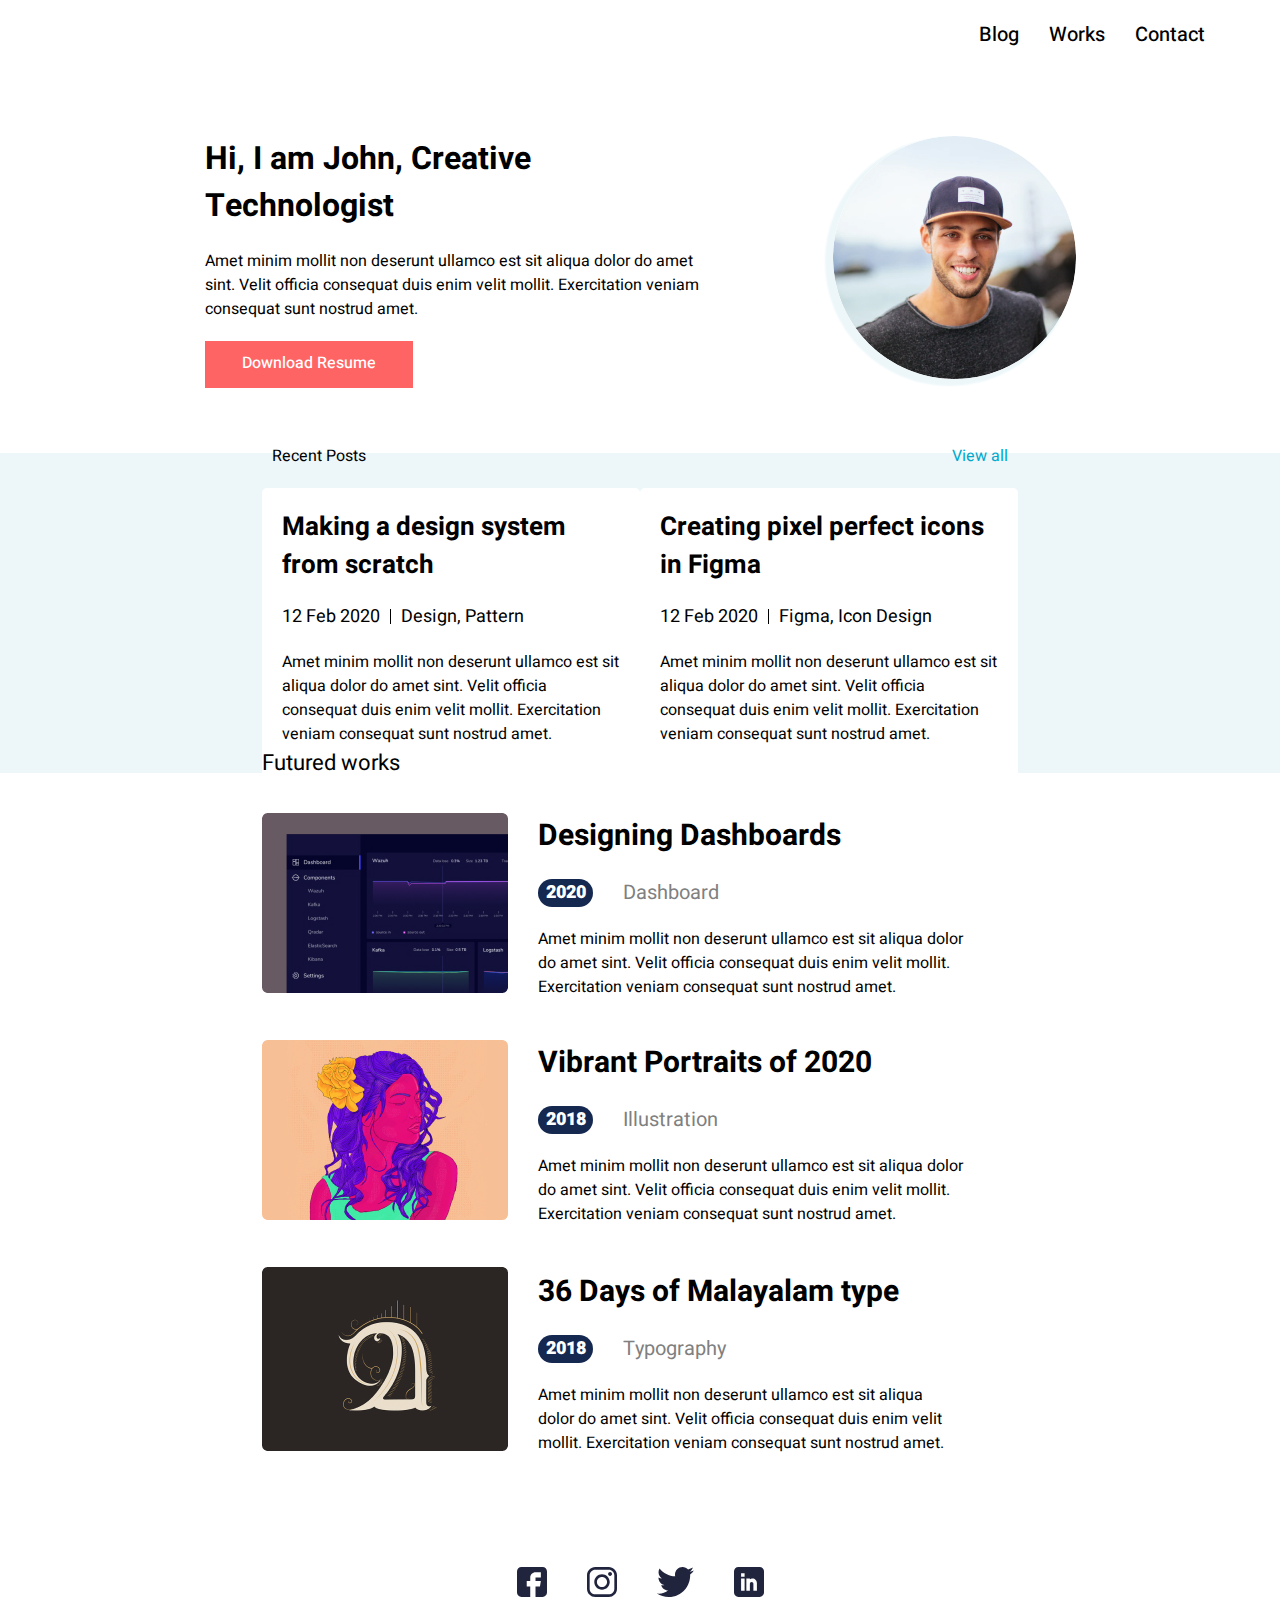
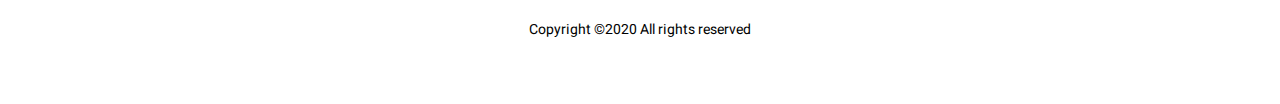
<file: index.html>
<!DOCTYPE html>
<html lang="en">
  <head>
    <meta charset="UTF-8" />
    <meta name="viewport" content="width=device-width, initial-scale=1.0" />
    <title>Home</title>
    <link rel="favicon-x-icon" href="" />
    <link
      rel="stylesheet"
      href="http://code.ionicframework.com/ionicons/1.5.2/css/ionicons.min.css"
    />
    <link rel="stylesheet" href="./style/home.style.css" />
    <link rel="stylesheet" href="./style/home.queries.css" />
  </head>
  <body>
    <div class="container">
      <!--<nav>
        <ul class="pages">
          <li>Works</li>
          <li>Blog</li>
          <li>Contact</li>
        </ul>
        <div class="menu">
          <img src="./assest/icons/menu.svg" alt="menu" />
        </div>
      </nav>-->
      <nav>
        <ul class="pages">
          <li class="active"><a href="./Blog.html">Blog</a></li>
          <li><a href="./Work.html">Works</a></li>
          <li><a href="./index.html">Contact</a></li>
        </ul>
        <input
          type="checkbox"
          name="sidebar"
          class="checkbox"
          id="click"
          hidden
        />
        <div class="menu">
          <label for="click">
            <img src="./assest/icons/menu.svg" alt="menu" />
          </label>
        </div>

        <div class="sidebar">
          <label for="click">
            <div class="ion-close-round"></div>
          </label>

          <img src="./assest/images/profile.jpg" alt="profile" />
          <h3 class="name">John</h3>
          <div class="horizantal-spliter hr-1"></div>
          <ul class="_pages">
            <li class="active"><a href="./Blog.html">Blog</a></li>
            <li><a href="./Work.html">Works</a></li>
            <li><a href="./index.html">Contact</a></li>
          </ul>
          <div class="horizantal-spliter hr-1"></div>
        </div>
      </nav>
      <header class="info">
        <div class="about">
          <div class="about-header">
            <h1>Hi, I am John, Creative Technologist</h1>
          </div>
          <div class="about-text">
            Amet minim mollit non deserunt ullamco est sit aliqua dolor do amet
            sint. Velit officia consequat duis enim velit mollit. Exercitation
            veniam consequat sunt nostrud amet.
          </div>
          <div class="download-resume">
            <div class="download-button">Download Resume</div>
          </div>
        </div>
        <div class="profile-image-container">
          <img src="./assest/images/profile.jpg" alt="profile-pic" />
        </div>
      </header>
      <section class="recent-posts">
        <div class="recent-posts-h">
          <div class="recent-posts-L">Recent Posts</div>
          <div class="recent-posts-R">View all</div>
        </div>
        <div class="posts">
          <div class="first-post">
            <div class="f-header">
              <h3>Making a design system from scratch</h3>
            </div>
            <div class="f-date-tool">
              <div class="date">12 Feb 2020</div>
              <div class="vertical-bar"></div>
              <div class="tool">Design, Pattern</div>
            </div>
            <div class="f-text">
              Amet minim mollit non deserunt ullamco est sit aliqua dolor do
              amet sint. Velit officia consequat duis enim velit mollit.
              Exercitation veniam consequat sunt nostrud amet.
            </div>
          </div>
          <div class="second-post">
            <div class="s-header">
              <h3>Creating pixel perfect icons in Figma</h3>
            </div>
            <div class="s-date-tool">
              <div class="date">12 Feb 2020</div>
              <div class="vertical-bar"></div>
              <div class="tool">Figma, Icon Design</div>
            </div>
            <div class="s-text">
              Amet minim mollit non deserunt ullamco est sit aliqua dolor do
              amet sint. Velit officia consequat duis enim velit mollit.
              Exercitation veniam consequat sunt nostrud amet.
            </div>
          </div>
        </div>
      </section>
      <section class="futured-works">
        <div class="future-h">
          <h2>Futured works</h2>
        </div>
        <div class="w-1">
          <div class="w1-img">
            <img src="./assest/images/w1-image.jpg" alt="w1-image" />
          </div>
          <div class="w-descriptions">
            <div class="w-title">Designing Dashboards</div>
            <div class="w-year-group">
              <div class="w-year">2020</div>
              <div class="w-group">Dashboard</div>
            </div>
            <div class="w-text w1-t">
              <p>
                Amet minim mollit non deserunt ullamco est sit aliqua dolor do
                amet sint. Velit officia consequat duis enim velit mollit.
                Exercitation veniam consequat sunt nostrud amet.
              </p>
            </div>
          </div>
        </div>
        <div class="horizantal-spliter hr-1"></div>
        <div class="w-2">
          <div class="w2-img">
            <img src="./assest/images/w2-image.jpg" alt="w2-image" />
          </div>
          <div class="w-descriptions">
            <div class="w-title">Vibrant Portraits of 2020</div>
            <div class="w-year-group">
              <div class="w-year">2018</div>
              <div class="w-group">Illustration</div>
            </div>
            <div class="w-text w2-t">
              <p>
                Amet minim mollit non deserunt ullamco est sit aliqua dolor do
                amet sint. Velit officia consequat duis enim velit mollit.
                Exercitation veniam consequat sunt nostrud amet.
              </p>
            </div>
          </div>
        </div>
        <div class="horizantal-spliter hr-2"></div>
        <div class="w-3">
          <div class="w3-img">
            <img src="./assest/images/w3-image.jpg" alt="w3-image" />
          </div>
          <div class="w-descriptions">
            <div class="w-title">36 Days of Malayalam type</div>
            <div class="w-year-group">
              <div class="w-year">2018</div>
              <div class="w-group">Typography</div>
            </div>
            <div class="w-text w3-t">
              <p>
                Amet minim mollit non deserunt ullamco est sit aliqua dolor do
                amet sint. Velit officia consequat duis enim velit mollit.
                Exercitation veniam consequat sunt nostrud amet.
              </p>
            </div>
          </div>
        </div>
        <div class="horizantal-spliter"></div>
      </section>
      <footer class="footer">
        <div class="social-media">
          <div class="facebook">
            <img src="./assest/icons/fb.svg" alt="facebook" />
          </div>
          <div class="instagram">
            <img src="./assest/icons/insta.svg" alt="instagram" />
          </div>
          <div class="twitter">
            <img src="./assest/icons/twitter.svg" alt="twitter" />
          </div>
          <div class="linkedIn">
            <img src="./assest/icons/Linkedin.svg" alt="linkedIn" />
          </div>
        </div>
        <div class="copy-right">Copyright &copy;2020 All rights reserved</div>
      </footer>
    </div>
  </body>
</html>
</file>
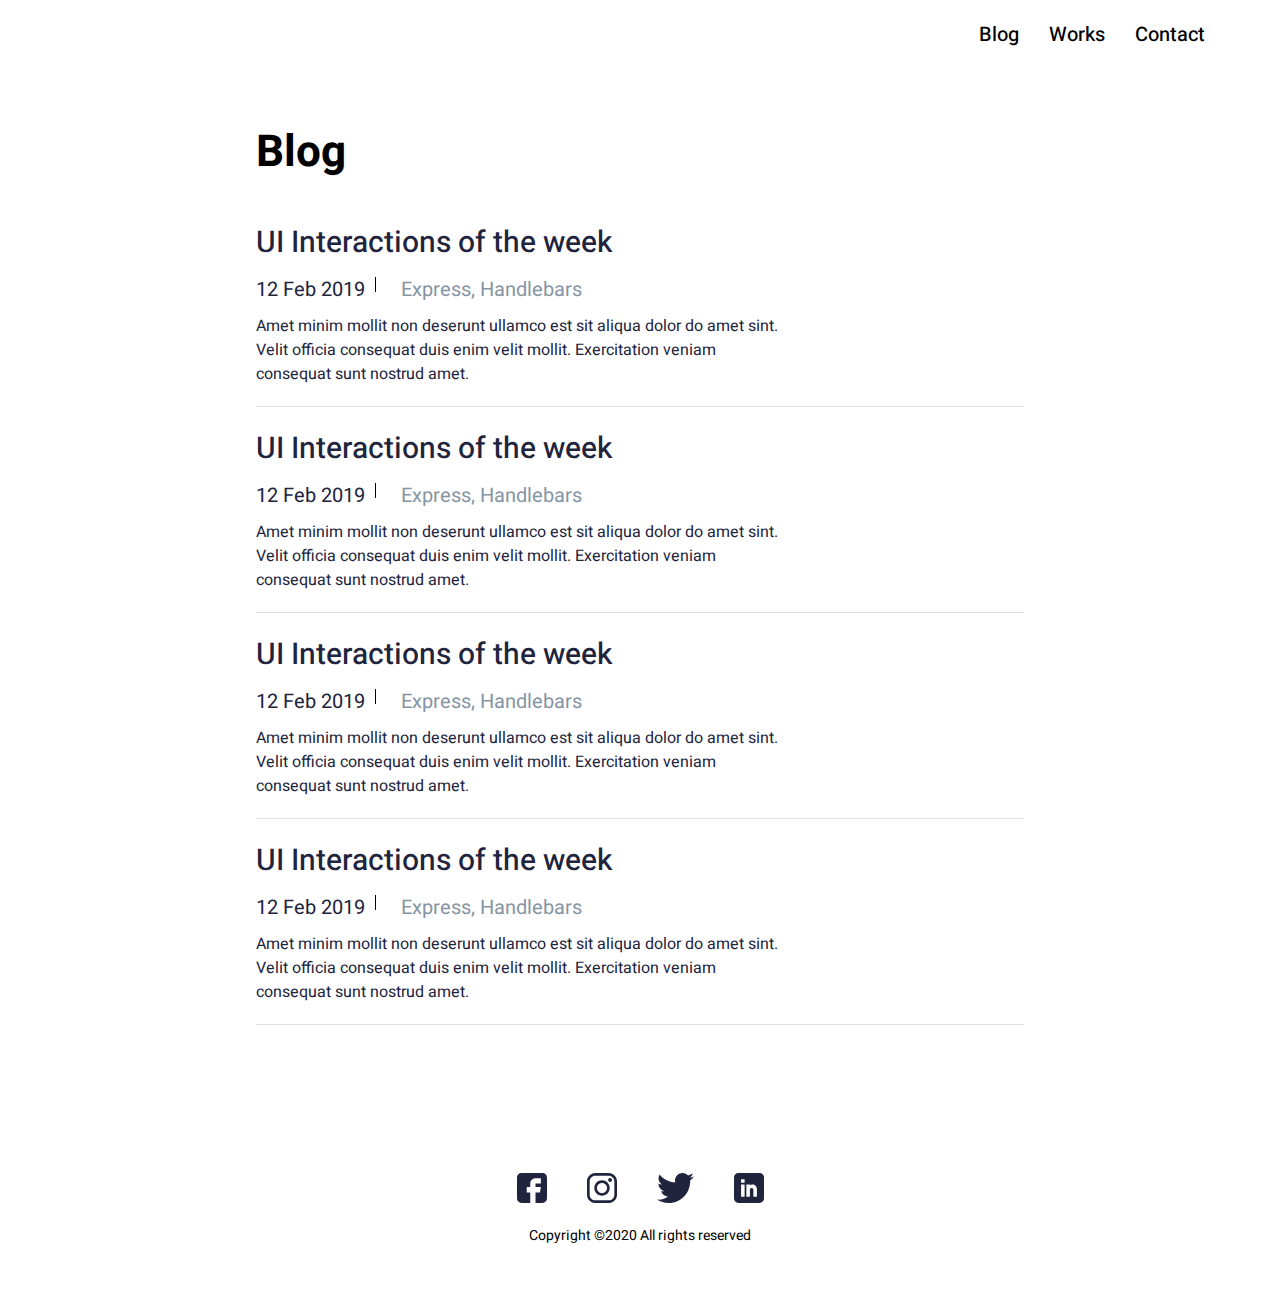
<file: Blog.html>
<!DOCTYPE html>
<html lang="en">
  <head>
    <meta charset="UTF-8" />
    <meta name="viewport" content="width=device-width, initial-scale=1.0" />
    <title>Blogs</title>
    <link
      rel="stylesheet"
      href="http://code.ionicframework.com/ionicons/2.0.1/css/ionicons.min.css"
    />
    <link rel="stylesheet" href="./style/blog.style.css" />
    <link rel="stylesheet" href="./style/blog.queries.css" />
  </head>
  <body>
    <div class="container">
      <nav>
        <ul class="pages">
          <li class="active"><a href="./Blog.html">Blog</a></li>
          <li><a href="./Work.html">Works</a></li>
          <li><a href="./index.html">Contact</a></li>
        </ul>
        <input
          type="checkbox"
          name="sidebar"
          class="checkbox"
          id="click"
          hidden
        />
        <div class="menu">
          <label for="click">
            <img src="./assest/icons/menu.svg" alt="menu" />
          </label>
        </div>

        <div class="sidebar">
          <label for="click">
            <div class="ion-close-round"></div>
          </label>

          <img src="./assest/images/profile.jpg" alt="profile" />
          <h3 class="name">John</h3>
          <div class="horizantal-spliter hr-1"></div>
          <ul class="_pages">
            <li class="active"><a href="./Blog.html">Blog</a></li>
            <li><a href="./Work.html">Works</a></li>
            <li><a href="./index.html">Contact</a></li>
          </ul>
          <div class="horizantal-spliter hr-1"></div>
        </div>
      </nav>

      <section class="blogs">
        <h1 class="blogs-header">Blog</h1>
        <div class="blog-1">
          <div class="blog-header">UI Interactions of the week</div>
          <div class="b-date-group">
            <div class="date">12 Feb 2019</div>
            <div class="vertical-bar"></div>
            <div class="group">Express, Handlebars</div>
          </div>
          <div class="b-text">
            Amet minim mollit non deserunt ullamco est sit aliqua dolor do amet
            sint. Velit officia consequat duis enim velit mollit. Exercitation
            veniam consequat sunt nostrud amet.
          </div>
        </div>
        <div class="horizantal-spliter hr-1"></div>
        <div class="blog-1">
          <div class="blog-header">UI Interactions of the week</div>
          <div class="b-date-group">
            <div class="date">12 Feb 2019</div>
            <div class="vertical-bar"></div>
            <div class="group">Express, Handlebars</div>
          </div>
          <div class="b-text">
            Amet minim mollit non deserunt ullamco est sit aliqua dolor do amet
            sint. Velit officia consequat duis enim velit mollit. Exercitation
            veniam consequat sunt nostrud amet.
          </div>
        </div>
        <div class="horizantal-spliter hr-1"></div>
        <div class="blog-1">
          <div class="blog-header">UI Interactions of the week</div>
          <div class="b-date-group">
            <div class="date">12 Feb 2019</div>
            <div class="vertical-bar"></div>
            <div class="group">Express, Handlebars</div>
          </div>
          <div class="b-text">
            Amet minim mollit non deserunt ullamco est sit aliqua dolor do amet
            sint. Velit officia consequat duis enim velit mollit. Exercitation
            veniam consequat sunt nostrud amet.
          </div>
        </div>
        <div class="horizantal-spliter hr-1"></div>
        <div class="blog-1">
          <div class="blog-header">UI Interactions of the week</div>
          <div class="b-date-group">
            <div class="date">12 Feb 2019</div>
            <div class="vertical-bar"></div>
            <div class="group">Express, Handlebars</div>
          </div>
          <div class="b-text">
            Amet minim mollit non deserunt ullamco est sit aliqua dolor do amet
            sint. Velit officia consequat duis enim velit mollit. Exercitation
            veniam consequat sunt nostrud amet.
          </div>
        </div>
        <div class="horizantal-spliter hr-1"></div>
      </section>
      <footer class="footer">
        <div class="social-media">
          <div class="facebook">
            <img src="./assest/icons/fb.svg" alt="facebook" />
          </div>
          <div class="instagram">
            <img src="./assest/icons/insta.svg" alt="instagram" />
          </div>
          <div class="twitter">
            <img src="./assest/icons/twitter.svg" alt="twitter" />
          </div>
          <div class="linkedIn">
            <img src="./assest/icons/Linkedin.svg" alt="linkedIn" />
          </div>
        </div>
        <div class="copy-right">Copyright &copy;2020 All rights reserved</div>
      </footer>
    </div>
  </body>
</html>
</file>
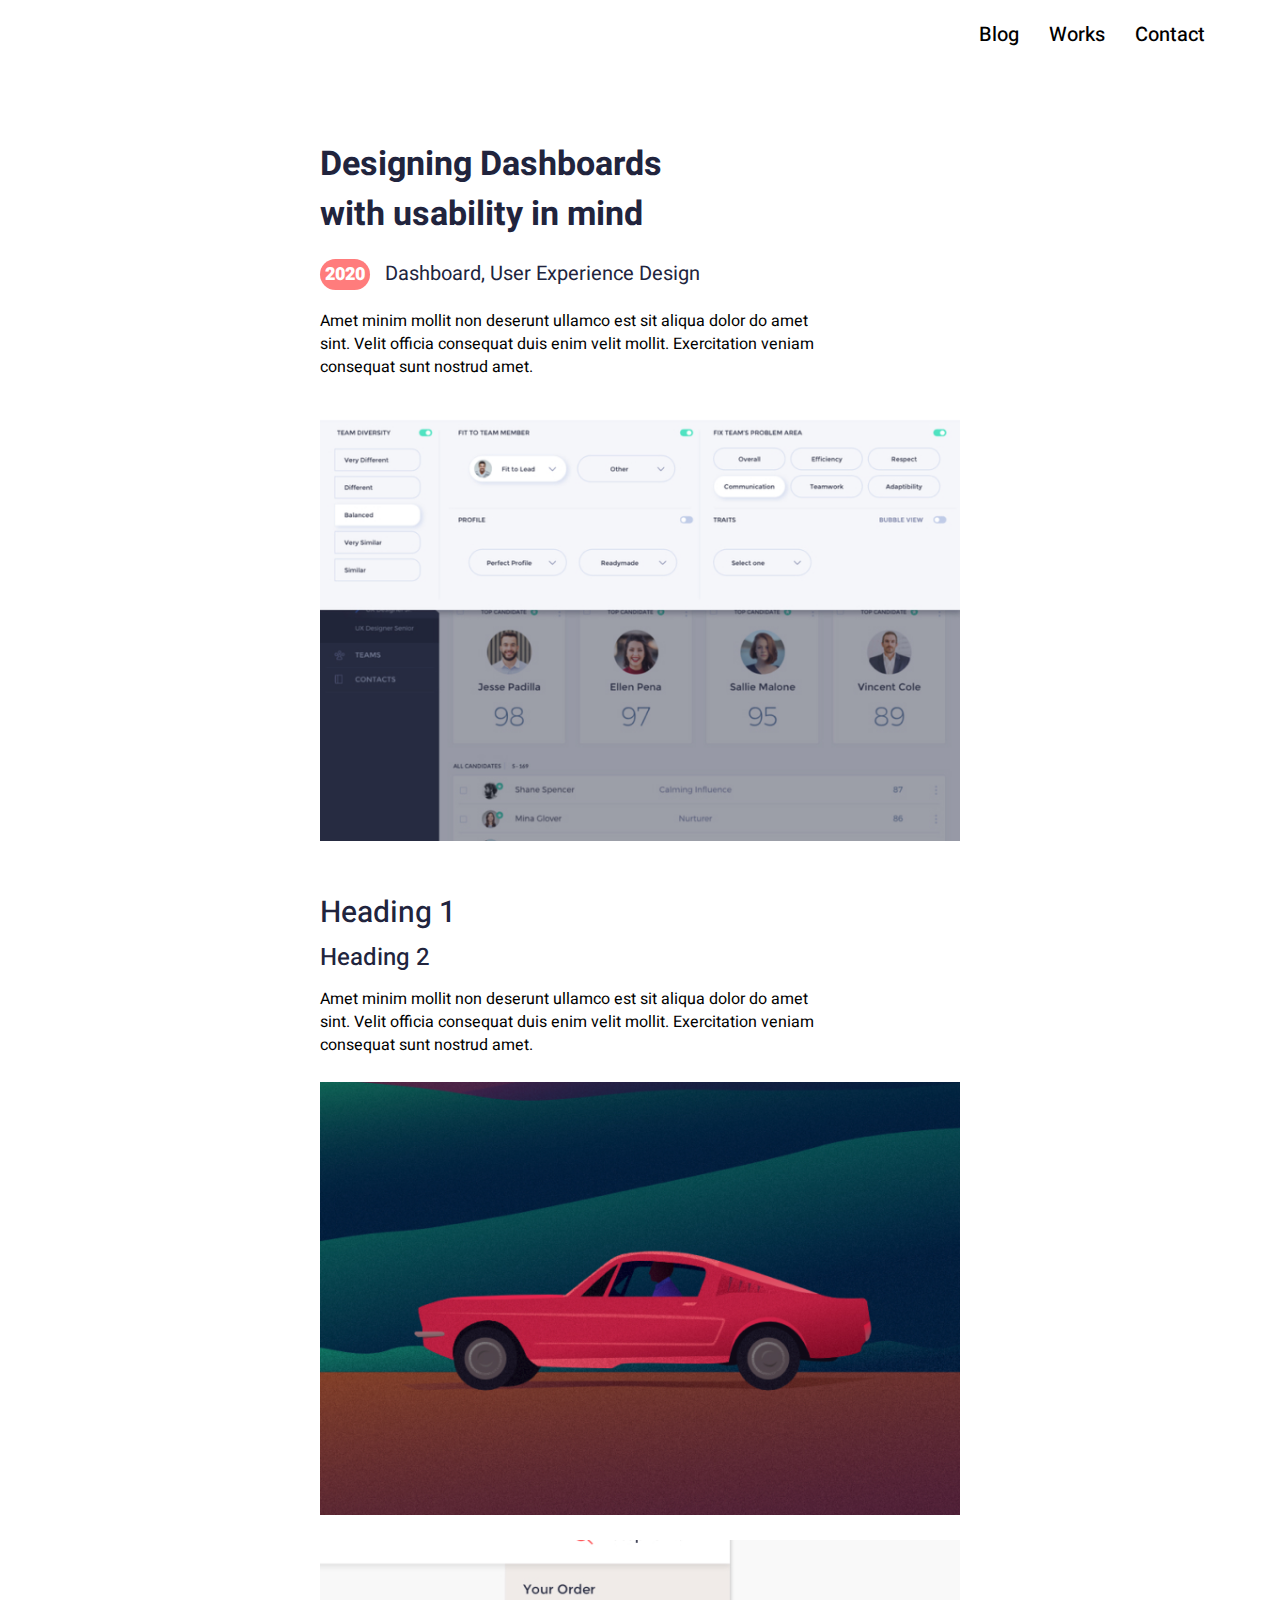
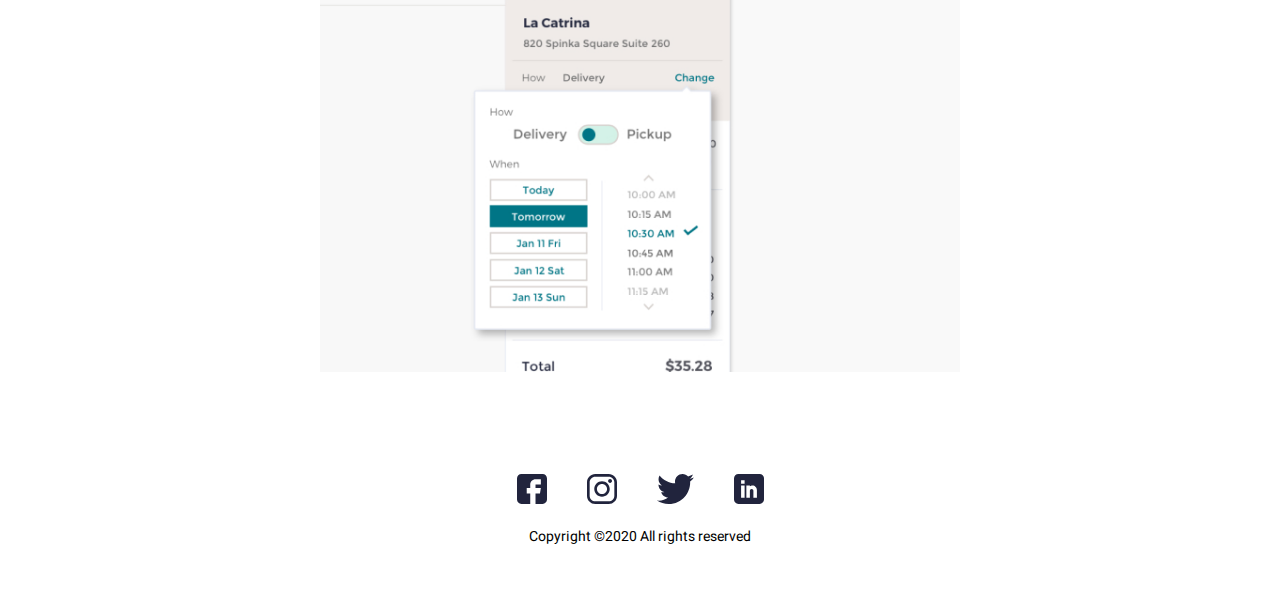
<file: Work detail.html>
<!DOCTYPE html>
<html lang="en">
  <head>
    <meta charset="UTF-8" />
    <meta name="viewport" content="width=device-width, initial-scale=1.0" />
    <title>Work Detail</title>
    <link rel="favicon-x-icon" href="" />
    <link
      rel="stylesheet"
      href="http://code.ionicframework.com/ionicons/1.5.2/css/ionicons.min.css"
    />
    <link rel="stylesheet" href="./style/work_detail.style.css" />
    <link rel="stylesheet" href="./style/work_detail.queries.css" />
  </head>
  <body>
    <div class="container">
      <nav>
        <ul class="pages">
          <li class="active"><a href="./Blog.hrml">Blog</a></li>
          <li><a href="./Work.html">Works</a></li>
          <li><a href="./Home.html">Contact</a></li>
        </ul>
        <input
          type="checkbox"
          name="sidebar"
          class="checkbox"
          id="click"
          hidden
        />
        <div class="menu">
          <label for="click">
            <img src="./assest/icons/menu.svg" alt="menu" />
          </label>
        </div>

        <div class="sidebar">
          <label for="click">
            <div class="ion-close-round"></div>
          </label>

          <img src="./assest/images/profile.jpg" alt="profile" />
          <h3 class="name">John</h3>
          <div class="horizantal-spliter hr-1"></div>
          <ul class="_pages">
            <li class="active"><a href="./Blog.hrml">Blog</a></li>
            <li><a href="./Work.html">Works</a></li>
            <li><a href="./Home.html">Contact</a></li>
          </ul>
          <div class="horizantal-spliter hr-1"></div>
        </div>
      </nav>
      <header class="header">
        <div class="work-info">
          <div class="w-title">
            <h1>Designing Dashboards with usability in mind</h1>
          </div>
          <div class="w-year-group">
            <div class="year">2020</div>
            <div class="group">Dashboard, User Experience Design</div>
          </div>
          <div class="w-discription">
            Amet minim mollit non deserunt ullamco est sit aliqua dolor do amet
            sint. Velit officia consequat duis enim velit mollit. Exercitation
            veniam consequat sunt nostrud amet.
          </div>
          <img src="./assest/images/work-detail.jpg" alt="work-detail" />
        </div>
      </header>
      <section class="images-heading">
        <h3 class="heading-1">Heading 1</h3>
        <h4 class="heading-2">Heading 2</h4>
        <div class="ih-text">
          Amet minim mollit non deserunt ullamco est sit aliqua dolor do amet
          sint. Velit officia consequat duis enim velit mollit. Exercitation
          veniam consequat sunt nostrud amet.
        </div>
        <img src="assest/images/car.jpg" alt="car" class="img-1" />
        <img src="assest/images/how-to.jpg" alt="how-to" class="img-2" />
      </section>
      <footer class="footer">
        <div class="social-media">
          <div class="facebook">
            <img src="./assest/icons/fb.svg" alt="facebook" />
          </div>
          <div class="instagram">
            <img src="./assest/icons/insta.svg" alt="instagram" />
          </div>
          <div class="twitter">
            <img src="./assest/icons/twitter.svg" alt="twitter" />
          </div>
          <div class="linkedIn">
            <img src="./assest/icons/Linkedin.svg" alt="linkedIn" />
          </div>
        </div>
        <div class="copy-right">Copyright &copy;2020 All rights reserved</div>
      </footer>
    </div>
  </body>
</html>
</file>
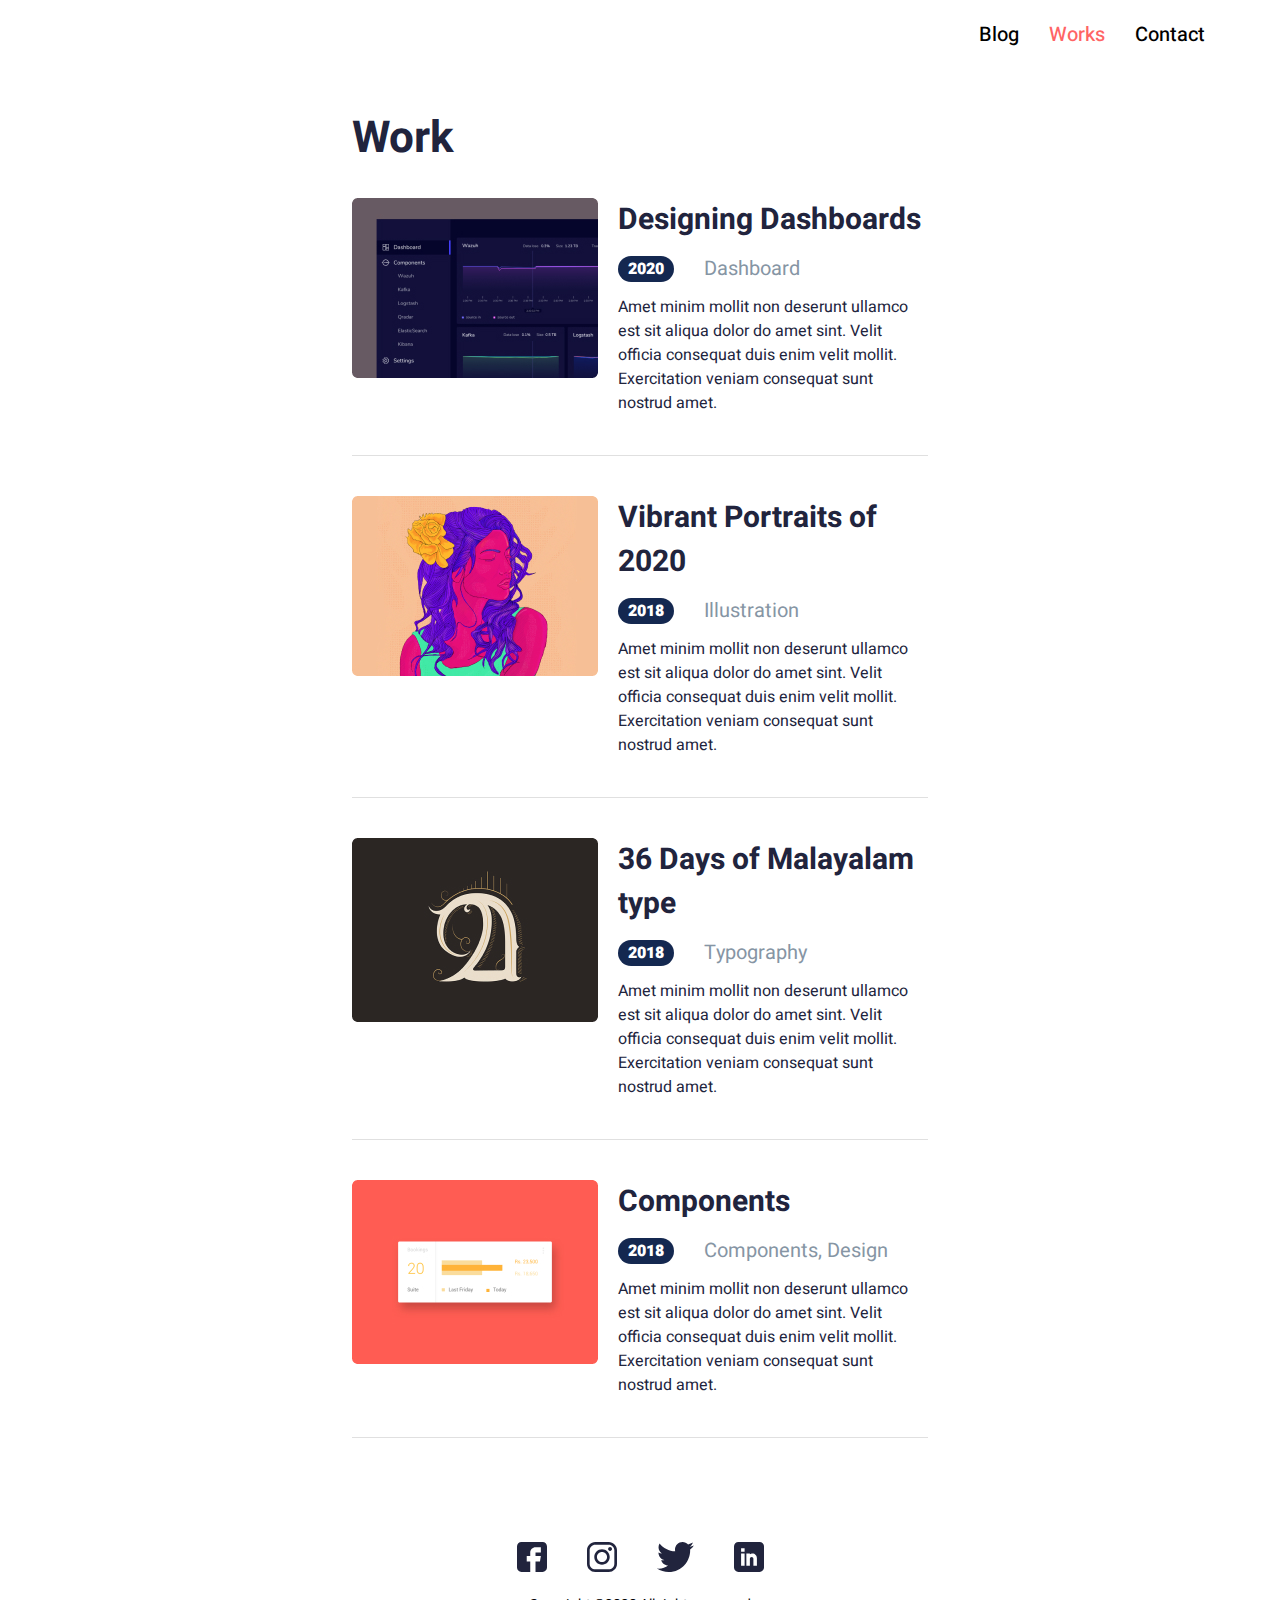
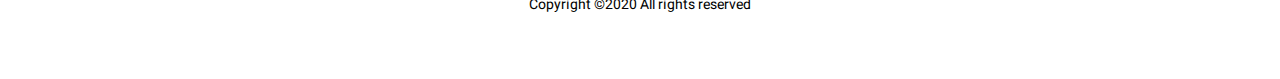
<file: Work.html>
<!DOCTYPE html>
<html lang="en">
  <head>
    <meta charset="UTF-8" />
    <meta name="viewport" content="width=device-width, initial-scale=1.0" />
    <title>Works</title>
    <link
      rel="stylesheet"
      type="text/css"
      href="http://code.ionicframework.com/ionicons/2.0.1/css/ionicons.min.css"
    />
    <link rel="stylesheet" type="text/css" href="./style/work.style.css" />
    <link rel="stylesheet" type="text/css" href="./style/work.quries.css" />
  </head>
  <body>
    <div class="container">
      <nav>
        <ul class="pages">
          <li>Blog</li>
          <li class="active">Works</li>
          <li>Contact</li>
        </ul>
        <input
          type="checkbox"
          name="sidebar"
          class="checkbox"
          id="click"
          hidden
        />
        <div class="menu">
          <label for="click">
            <img src="./assest/icons/menu.svg" alt="menu" />
          </label>
        </div>

        <div class="sidebar">
          <label for="click">
            <div class="ion-close-round"></div>
          </label>

          <img src="./assest/images/profile.jpg" alt="profile" />
          <h3 class="name">John</h3>
          <div class="horizantal-spliter hr-1"></div>
          <ul class="_pages">
            <li>Blog</li>
            <li class="active">Works</li>
            <li>Contact</li>
          </ul>
          <div class="horizantal-spliter hr-1"></div>
        </div>
      </nav>

      <section class="works">
        <h1 class="works-header">Work</h1>
        <div class="work-container">
          <div class="w-image-holder">
            <img src="assest/images/w1-image.jpg" />
          </div>
          <div class="work-info">
            <div class="work-header">Designing Dashboards</div>
            <div class="w-date-group">
              <div class="date">2020</div>
              <div class="group">Dashboard</div>
            </div>
            <div class="w-text">
              Amet minim mollit non deserunt ullamco est sit aliqua dolor do
              amet sint. Velit officia consequat duis enim velit mollit.
              Exercitation veniam consequat sunt nostrud amet.
            </div>
          </div>
        </div>
        <div class="horizantal-spliter hr-1"></div>
        <div class="work-container dp-none">
          <div class="w-image-holder">
            <img src="./assest/images//w2-image.jpg" />
          </div>
          <div class="work-info">
            <div class="work-header">Vibrant Portraits of 2020</div>
            <div class="w-date-group">
              <div class="date">2018</div>
              <div class="group">Illustration</div>
            </div>
            <div class="w-text">
              Amet minim mollit non deserunt ullamco est sit aliqua dolor do
              amet sint. Velit officia consequat duis enim velit mollit.
              Exercitation veniam consequat sunt nostrud amet.
            </div>
          </div>
        </div>
        <div class="horizantal-spliter hr-1 dp-none"></div>
        <div class="work-container dp-none">
          <div class="w-image-holder">
            <img src="./assest/images//w3-image.jpg" />
          </div>
          <div class="work-info">
            <div class="work-header">36 Days of Malayalam type</div>
            <div class="w-date-group">
              <div class="date">2018</div>

              <div class="group">Typography</div>
            </div>
            <div class="w-text">
              Amet minim mollit non deserunt ullamco est sit aliqua dolor do
              amet sint. Velit officia consequat duis enim velit mollit.
              Exercitation veniam consequat sunt nostrud amet.
            </div>
          </div>
        </div>
        <div class="horizantal-spliter hr-1 dp-none"></div>
        <div class="work-container dp-none">
          <div class="w-image-holder">
            <img src="./assest/images//w4-image.jpg" />
          </div>
          <div class="work-info">
            <div class="work-header">Components</div>
            <div class="w-date-group">
              <div class="date">2018</div>
              <div class="group">Components, Design</div>
            </div>
            <div class="w-text">
              Amet minim mollit non deserunt ullamco est sit aliqua dolor do
              amet sint. Velit officia consequat duis enim velit mollit.
              Exercitation veniam consequat sunt nostrud amet.
            </div>
          </div>
        </div>
        <div class="work-container dp">
          <div class="w-image-holder">
            <img src="./assest/images/w5-image.jpg" />
          </div>
          <div class="work-info">
            <div class="work-header">Designing Landing pages</div>
            <div class="w-date-group">
              <div class="date">2020</div>
              <div class="group">Website</div>
            </div>
            <div class="w-text">
              Amet minim mollit non deserunt ullamco est sit aliqua dolor do
              amet sint. Velit officia consequat duis enim velit mollit.
              Exercitation veniam consequat sunt nostrud amet.
            </div>
          </div>
        </div>

        <div class="horizantal-spliter hr-1"></div>
      </section>
      <footer class="footer">
        <div class="social-media">
          <div class="facebook">
            <img src="./assest/icons/fb.svg" alt="facebook" />
          </div>
          <div class="instagram">
            <img src="./assest/icons/insta.svg" alt="instagram" />
          </div>
          <div class="twitter">
            <img src="./assest/icons/twitter.svg" alt="twitter" />
          </div>
          <div class="linkedIn">
            <img src="./assest/icons/Linkedin.svg" alt="linkedIn" />
          </div>
        </div>
        <div class="copy-right">Copyright &copy;2020 All rights reserved</div>
      </footer>
    </div>
  </body>
</html>
</file>
<file: style/home.style.css>
@import url("https://fonts.googleapis.com/css2?family=Heebo:wght@400;500;700;900&display=swap");
html {
  font-family: "Heebo", sans-serif;
}
* {
  box-sizing: border-box;
  padding: 0;
  margin: 0;
}
.container {
  width: 100%;
  height: 100vw;
}
a {
  text-decoration: none;
  color: black;
}
a:active,
a:visited,
a:link {
  text-decoration: none;
  color: black;
}
a:hover {
  color: #ff6464;
}
/* ? Header */

.horizantal-spliter {
  margin: 20px 0;
  width: 100%;
  height: 1px;
  background-color: #e0e0e0;
}
nav .pages {
  list-style: none;
  display: flex;
  justify-content: flex-end;
  align-items: center;
  padding: 10px 60px;
}
.pages li:hover {
  transition: all ease-in-out 1s;
  transform: scaleZ(2);
  -ms-transform: scaleZ(2);
  -o-transform: scaleZ(2);
  -webkit-transition: all ease-in-out 1s;
  -moz-transition: all ease-in-out 1s;
  -ms-transition: all ease-in-out 1s;
  -o-transition: all ease-in-out 1s;
  -webkit-transform: scaleZ(2);
  -moz-transform: scaleZ(2);
}

.active {
  color: #ff6464;
}
nav .menu {
  display: none;
  font-size: 50px;
  float: right;
}

.pages li {
  padding: 10px 15px;
  font-size: 20px;
  font-weight: 500;
  line-height: 29px;
  letter-spacing: 0px;
}
.sidebar {
  display: none;
}

/* ! %%%*/
nav .pages {
  list-style: none;
  display: flex;
  justify-content: flex-end;
  align-items: center;
  padding: 10px 60px;
}
nav .menu {
  display: none;
  font-size: 50px;
  float: right;
}
.pages li {
  padding: 10px 15px;
  font-size: 20px;
  font-weight: 500;
  line-height: 29px;
  letter-spacing: 0px;
}
.info {
  display: flex;
  align-items: center;
  justify-content: center;
  width: 100%;
  height: 30%;
}
.about {
  display: flex;
  flex-direction: column;

  width: 500px;
}
.about-header {
  font-weight: 700;
  margin-bottom: 20px;
}
.about-text {
  font-weight: 400;
  margin-bottom: 20px;
}
.download-resume {
  font-weight: 500;
  padding: 10px;
  background-color: #ff6464;
  border: none;
  color: white;
  width: 208px;
  height: 47px;
  text-align: center;
}
.profile-image-container {
  margin-left: 10%;
}
.profile-image-container img {
  border-radius: 50%;
  -webkit-border-radius: 50%;
  -moz-border-radius: 50%;
  -ms-border-radius: 50%;
  -o-border-radius: 50%;
  box-shadow: -5px 4px 2px 3px #edf7fa;
}
/* ? Seaction (Recent Posts) */
.recent-posts {
  display: flex;
  flex-direction: column;
  justify-content: center;
  align-items: center;
  width: 100%;
  height: 25%;
  background-color: #edf7fa;
}

.recent-posts-h {
  margin: 0 auto;
  width: 59%;
  display: flex;
  justify-content: space-between;
  font-weight: 400;
  padding: 10px;
}
.recent-posts-R {
  color: #00a8cc;
}
.posts {
  width: 59%;
  display: flex;
  justify-content: space-between;
  padding: 10px 0px;
}
.first-post,
.second-post {
  padding: 20px;
  width: 418px;
  height: 295px;
  background-color: white;
  border-radius: 5px;
  -webkit-border-radius: 5px;
  -moz-border-radius: 5px;
  -ms-border-radius: 5px;
  -o-border-radius: 5px;
}
.f-header h3,
.s-header h3 {
  font-size: 26px;
  font-weight: 700;
  line-height: 38px;
  letter-spacing: 0px;
  text-align: left;
}
.s-date-tool,
.f-date-tool {
  display: flex;
  flex-direction: row;
  align-items: center;
  margin-top: 20px;
}
.date,
.tool {
  font-size: 18px;
  line-height: 26px;
}
.vertical-bar {
  margin: 0 10px;
  width: 1px;
  height: 15px;
  border: 0px solid black;
  background-color: black;
}
.s-text,
.f-text {
  margin-top: 20px;
}
/* ? Seaction (Futured works) */
.futured-works {
  width: 59%;
  height: 52%;
  display: flex;
  flex-direction: column;
  justify-content: center;
  margin: 0 auto;
}
.future-h {
  padding: 20px 0;
}
.future-h h2 {
  font-size: 22px;
  line-height: 60px;
  font-weight: 400;
}
.w-1,
.w-2,
.w-3 {
  display: flex;
  flex-direction: row;
  align-items: center;
}
.w-descriptions {
  margin-left: 30px;
  display: flex;
  flex-direction: column;
}
.w-title {
  font-size: 30px;
  font-weight: 700;
  line-height: 44px;
  letter-spacing: 0px;
  text-align: left;
}
.w-year-group {
  display: flex;
  flex-direction: row;
  align-items: center;
  margin: 20px 0;
}
.w-year {
  width: 55px;
  font-size: 18px;
  font-weight: 900;
  line-height: 20px;
  letter-spacing: 0px;
  text-align: left;
  background: #142850;
  border-radius: 16px;
  color: white;
  -webkit-border-radius: 16px;
  -moz-border-radius: 16px;
  -ms-border-radius: 16px;
  -o-border-radius: 16px;
  padding: 4px;
  text-align: center;
}
.w-group {
  margin-left: 30px;
  font-size: 20px;
  font-weight: 400;
  line-height: 29px;
  letter-spacing: 0px;
  text-align: left;
  color: gray;
}
.w-text {
  font-size: 16px;
  font-style: normal;
  font-weight: 400;
  line-height: 24px;
  letter-spacing: 0px;
  text-align: left;
}
.w1-t {
  width: 90%;
}
.w2-t {
  width: 90%;
}
.w3-t {
  width: 85%;
}
.horizantal-spliter {
  margin: 20px 0;
  width: 100%;
  height: 1px;
  background-color: #e0e0e0;
}
/* ? Footer (Social Media) */
.footer {
  display: flex;
  flex-direction: column;
  padding: 10% 0 5% 0;
  align-items: center;
}

.social-media {
  display: flex;
  flex-direction: row;
  justify-content: center;
}

.instagram,
.twitter,
.linkedIn {
  margin-left: 40px;
}
.copy-right {
  margin-top: 15px;
  font-size: 14px;
  font-weight: 400;
  line-height: 21px;
  letter-spacing: 0px;
  text-align: center;
}
</file>
<file: style/home.queries.css>
@media screen and (max-width: 484px) {
  nav .pages {
    display: none;
  }
  nav .menu {
    display: block;
  }
  .checkbox:checked ~ .sidebar {
    transition: all ease-in-out 2s;
    -webkit-transition: all ease-in-out 2s;
    -moz-transition: all ease-in-out 2s;
    -ms-transition: all ease-in-out 2s;
    -o-transition: all ease-in-out 2s;
    right: 0px;
  }
  .checkbox:checked ~ .menu {
    visibility: hidden;
  }
  .sidebar {
    transform: translateX(0vw);
    position: relative;
    right: -186px;
    width: 40vw;
    height: 100vh;
    position: fixed;
    display: flex;
    flex-direction: column;
    align-items: center;
    background-color: #eee;
    z-index: 5;
    -webkit-transform: translateX(0vw);
    -moz-transform: translateX(0vw);
    -ms-transform: translateX(0vw);
    -o-transform: translateX(0vw);
  }
  .ion-close-round {
    position: absolute;
    left: -22px;
    top: 2px;
    font-size: 23px;
  }
  .sidebar img {
    width: 50%;
    border-radius: 50%;
    margin: 20px;
  }
  .sidebar h3 {
    margin-top: 20px;
  }
  ._pages {
    list-style: none;
    text-align: left;
  }
  ._pages li {
    padding: 5px;
    margin-top: 10px;
  }
  ._pages li:hover {
    border-bottom: 1px solid #21243d;
    transition: all ease-in-out 2s;
    -webkit-transition: all ease-in-out 2s;
    -moz-transition: all ease-in-out 2s;
    -ms-transition: all ease-in-out 2s;
    -o-transition: all ease-in-out 2s;
  }

  .info {
    flex-direction: column-reverse;
    justify-content: center;
    align-items: reverse;
    height: auto;
  }
  .about {
    width: 100%;
    align-items: center;
  }
  .about-header {
    text-align: center;
    width: 80%;
  }
  .profile-image-container {
    margin: 0;
  }
  .about-text {
    text-align: center;
    width: 80%;
    margin: auto;
  }
  .download-resume {
    margin: 20px auto 40px auto;
  }
  /* ? Seaction (Recent Posts) */
  .posts {
    flex-direction: column;
    width: 100%;
    padding: 10px;
  }
  .first-post,
  .second-post {
    width: 100%;
    margin-bottom: 10px;
  }
  .recent-posts {
    height: auto;
  }
  .recent-posts-h {
    width: 100%;
    justify-content: center;
  }
  .recent-posts-L {
    padding: 10px 10px 0 10px;
  }
  .recent-posts-R {
    display: none;
  }

  /* ? Seaction (Futured works) */
  .futured-works {
    width: 100%;
    height: auto;
    align-items: center;
  }
  .future-h h2 {
    text-align: center;
  }
  .w-2,
  .w-3,
  .hr-1,
  .hr-2 {
    display: none;
  }
  .horizantal-spliter {
    width: 90%;
  }
  .w-1,
  .w-2,
  .w-3 {
    flex-direction: column;
    justify-content: center;
    align-items: stretch;
  }
  .w1-img,
  .w2-img,
  .w3-img {
    padding: 6% 6% 3% 6%;
  }
  .w1-img img,
  .w2-img img,
  .w3-img img {
    width: 100%;
  }
  /* ? Footer (Social Media) */
  .footer {
    margin-top: 15%;
    margin-bottom: 5%;
  }
}
</file>
<file: style/blog.style.css>
@import url("https://fonts.googleapis.com/css2?family=Heebo:wght@400;500;700;900&display=swap");
html {
  font-family: "Heebo", sans-serif;
}
* {
  box-sizing: border-box;
  padding: 0;
  margin: 0;
}

a {
  text-decoration: none;
  color: black;
}
a:active,
a:visited,
a:link {
  text-decoration: none;
  color: black;
}
a:hover {
  color: #ff6464;
}
.container {
  width: 100%;
  height: auto;
}
/* ? Header */
nav .pages {
  list-style: none;
  display: flex;
  justify-content: flex-end;
  align-items: center;
  padding: 10px 60px;
}
.pages li:hover {
  transition: all ease-in-out 1s;
  transform: scaleZ(2);
  -ms-transform: scaleZ(2);
  -o-transform: scaleZ(2);
  -webkit-transition: all ease-in-out 1s;
  -moz-transition: all ease-in-out 1s;
  -ms-transition: all ease-in-out 1s;
  -o-transition: all ease-in-out 1s;
  -webkit-transform: scaleZ(2);
  -moz-transform: scaleZ(2);
}

.active {
  color: #ff6464;
}
nav .menu {
  display: none;
  font-size: 50px;
  float: right;
}

.pages li {
  padding: 10px 15px;
  font-size: 20px;
  font-weight: 500;
  line-height: 29px;
  letter-spacing: 0px;
}
.sidebar {
  display: none;
}
.container {
  margin: auto;
  width: 100%;
  display: flex;
  flex-direction: column;
}
.blogs {
  justify-self: center;
  align-self: center;
  width: 60%;
}
.blogs-header {
  margin: 7% 0 5% 0;
  font-size: 44px;
  font-weight: 700;
  line-height: 60px;
  letter-spacing: 0px;
  text-align: left;
}
.blog-1 {
  display: flex;
  flex-direction: column;
}

.blog-header {
  font-size: 30px;
  font-weight: 500;
  line-height: 44px;
  text-align: left;
  color: #21243d;
}
.b-date-group {
  display: flex;
  flex-direction: row;
  align-items: center;
}
.date,
.group {
  margin-top: 10px;
  font-size: 20px;
  font-weight: 400;
  line-height: 29px;
  text-align: left;
}
.vertical-bar,
.group {
  margin-left: 15px;
}
.date {
  color: #21243d;
}
.group {
  color: #8695a4;
}
.b-text {
  margin-top: 10px;
  width: 70%;
  font-size: 16px;
  font-weight: 400;
  line-height: 24px;
  text-align: left;
  color: #21243d;
}
.vertical-bar {
  margin: 0 10px;
  width: 1px;
  height: 15px;
  border: 0px solid black;
  background-color: black;
}
.horizantal-spliter {
  margin: 20px 0;
  width: 100%;
  height: 1px;
  background-color: #e0e0e0;
}
/* ? Footer (Social Media) */
.footer {
  display: flex;
  flex-direction: column;
  padding: 10% 0 5% 0;
  align-items: center;
}

.social-media {
  display: flex;
  flex-direction: row;
  justify-content: center;
}

.instagram,
.twitter,
.linkedIn {
  margin-left: 40px;
}
.copy-right {
  margin-top: 15px;
  font-size: 14px;
  font-weight: 400;
  line-height: 21px;
  letter-spacing: 0px;
  text-align: center;
}
</file>
<file: style/blog.queries.css>
@media screen and (max-width: 484px) {
  nav .pages {
    display: none;
  }
  nav .menu {
    display: block;
  }
  .checkbox:checked ~ .sidebar {
    transition: all ease-in-out 2s;
    -webkit-transition: all ease-in-out 2s;
    -moz-transition: all ease-in-out 2s;
    -ms-transition: all ease-in-out 2s;
    -o-transition: all ease-in-out 2s;
    right: 0px;
  }
  .checkbox:checked ~ .menu {
    visibility: hidden;
  }
  .sidebar {
    transform: translateX(0vw);
    position: relative;
    right: -186px;
    width: 40vw;
    height: 100vh;
    position: fixed;
    display: flex;
    flex-direction: column;
    align-items: center;
    background-color: #eee;
    z-index: 5;
    -webkit-transform: translateX(0vw);
    -moz-transform: translateX(0vw);
    -ms-transform: translateX(0vw);
    -o-transform: translateX(0vw);
  }
  .ion-close-round {
    position: absolute;
    left: -22px;
    top: 2px;
    font-size: 23px;
  }
  .sidebar img {
    width: 50%;
    border-radius: 50%;
    margin: 20px;
  }
  .sidebar h3 {
    margin-top: 20px;
  }
  ._pages {
    list-style: none;
    text-align: left;
  }
  ._pages li {
    padding: 5px;
    margin-top: 10px;
  }
  ._pages li:hover {
    border-bottom: 1px solid #21243d;
    transition: all ease-in-out 2s;
    -webkit-transition: all ease-in-out 2s;
    -moz-transition: all ease-in-out 2s;
    -ms-transition: all ease-in-out 2s;
    -o-transition: all ease-in-out 2s;
  }

  .blogs {
    width: 90%;
  }
  .blogs-header {
    font-weight: bold;
    font-size: 30px;
    line-height: 60px;
  }
  .blog-header {
    font-size: 26px;
    line-height: 38px;
  }
  .date,
  .group {
    font-size: 16px;
    line-height: 23px;
    margin-top: 0px;
  }
  .b-text {
    font-size: 16px;
    line-height: 23px;
    width: 100%;
  }
  /* ? Footer (Social Media) */
  .footer {
    padding: 20% 0 7% 0;
  }
}
</file>
<file: style/work_detail.style.css>
@import url("https://fonts.googleapis.com/css2?family=Heebo:wght@400;500;700;900&display=swap");
html {
  font-family: "Heebo", sans-serif;
}
* {
  box-sizing: border-box;
  padding: 0;
  margin: 0;
}
.container {
  width: 100%;
  height: 100vw;
}
a {
  text-decoration: none;
  color: black;
}
a:active,
a:visited,
a:link {
  text-decoration: none;
  color: black;
}
a:hover {
  color: #ff6464;
}
/* ? Header */

nav .pages {
  list-style: none;
  display: flex;
  justify-content: flex-end;
  align-items: center;
  padding: 10px 60px;
}
.pages li:hover {
  transition: all ease-in-out 1s;
  transform: scaleZ(2);
  -ms-transform: scaleZ(2);
  -o-transform: scaleZ(2);
  -webkit-transition: all ease-in-out 1s;
  -moz-transition: all ease-in-out 1s;
  -ms-transition: all ease-in-out 1s;
  -o-transition: all ease-in-out 1s;
  -webkit-transform: scaleZ(2);
  -moz-transform: scaleZ(2);
}

.active {
  color: #ff6464;
}
nav {
  position: relative;
}
nav .menu {
  position: relative;
  display: none;
  font-size: 50px;
  float: right;
}

.pages li {
  padding: 10px 15px;
  font-size: 20px;
  font-weight: 500;
  line-height: 29px;
  letter-spacing: 0px;
}
.sidebar {
  display: none;
}

nav .pages {
  list-style: none;
  display: flex;
  justify-content: flex-end;
  align-items: center;
  padding: 10px 60px;
}
nav .menu {
  display: none;
  font-size: 50px;
  float: right;
}
.pages li {
  padding: 10px 15px;
  font-size: 20px;
  font-weight: 500;
  line-height: 29px;
  letter-spacing: 0px;
}
.header {
  width: 50%;
  display: flex;
  flex-direction: column;
  margin: 70px auto auto auto;
}
.w-title h1 {
  font-weight: bold;
  font-size: 34px;
  line-height: 50px;
  width: 55%;
  /* Dark Color */

  color: #21243d;
}
.w-year-group {
  display: flex;
  flex-direction: row;
  margin-top: 20px;
}
.year {
  font-weight: 900;
  font-size: 18px;
  padding: 2px 5px;
  display: flex;
  align-items: center;
  background: #ff7c7c;
  border-radius: 16px;
  color: #ffffff;
}
.group {
  margin-left: 15px;
  font-size: 20px;
  line-height: 29px;

  /* Dark Color */

  color: #21243d;
}
.w-discription {
  font-size: 16px;
  line-height: 23px;
  width: 80%;
  margin-top: 20px;
}
.work-info img {
  margin-top: 30px;
}
/* ? images-heading */
.images-heading {
  margin: auto;
  width: 50%;
  display: flex;
  flex-direction: column;
}
.heading-1 {
  font-weight: 500;
  font-size: 30px;
  line-height: 30px;
  margin-top: 50px;
  color: #21243d;
}
.heading-2 {
  font-weight: 500;
  font-size: 24px;
  line-height: 60px;
  color: #21243d;
}
.ih-text {
  width: 80%;
  font-size: 16px;
  line-height: 23px;
  margin-bottom: 25px;
  color: #000000;
}
.img-1 {
  margin-bottom: 25px;
}
.img-1,
.img-2,
.work-info img {
  width: 100%;
}

/* ? Footer (Social Media) */
.footer {
  display: flex;
  flex-direction: column;
  padding: 8% 0 4% 0;
  align-items: center;
}

.social-media {
  display: flex;
  flex-direction: row;
  justify-content: center;
}

.instagram,
.twitter,
.linkedIn {
  margin-left: 40px;
}
.copy-right {
  margin-top: 15px;
  font-size: 14px;
  font-weight: 400;
  line-height: 21px;
  letter-spacing: 0px;
  text-align: center;
}
</file>
<file: style/work_detail.queries.css>
@media screen and (max-width: 484px) {
  nav .pages {
    display: none;
  }
  nav .menu {
    display: block;
  }
  .checkbox:checked ~ .sidebar {
    transition: all ease-in-out 2s;
    -webkit-transition: all ease-in-out 2s;
    -moz-transition: all ease-in-out 2s;
    -ms-transition: all ease-in-out 2s;
    -o-transition: all ease-in-out 2s;
    right: 0px;
  }
  .checkbox:checked ~ .menu {
    visibility: hidden;
  }
  .sidebar {
    transform: translateX(0vw);
    position: relative;
    right: -186px;
    width: 40vw;
    height: 100vh;
    position: fixed;
    display: flex;
    flex-direction: column;
    align-items: center;
    background-color: #eee;
    z-index: 5;
    -webkit-transform: translateX(0vw);
    -moz-transform: translateX(0vw);
    -ms-transform: translateX(0vw);
    -o-transform: translateX(0vw);
  }
  .ion-close-round {
    position: absolute;
    left: -22px;
    top: 2px;
    font-size: 23px;
  }
  .sidebar img {
    width: 50%;
    border-radius: 50%;
    margin: 20px;
  }
  .sidebar h3 {
    margin-top: 20px;
  }
  ._pages {
    list-style: none;
    text-align: left;
  }
  ._pages li {
    padding: 5px;
    margin-top: 10px;
  }
  ._pages li:hover {
    border-bottom: 1px solid #21243d;
    transition: all ease-in-out 2s;
    -webkit-transition: all ease-in-out 2s;
    -moz-transition: all ease-in-out 2s;
    -ms-transition: all ease-in-out 2s;
    -o-transition: all ease-in-out 2s;
  }

  ._pages {
    list-style: none;
    text-align: left;
  }
  ._pages li {
    padding: 5px;
    margin-top: 10px;
  }
  ._pages li:hover,
  ._pages li:hover {
    color: #ff6464;
    transition: all ease-in-out 0.3s;
    -webkit-transition: all ease-in-out 0.3s;
    -moz-transition: all ease-in-out 0.3s;
    -ms-transition: all ease-in-out 0.3s;
    -o-transition: all ease-in-out 0.3s;
  }
  .header {
    width: 100%;
    padding: 15px;
  }
  .w-title h1 {
    font-size: 30px;
    line-height: 40px;
    width: 90%;
  }
  .w-year-group {
    justify-content: center;
    align-items: flex-start;
  }
  .year {
    font-weight: 900;
    font-size: 18px;
    line-height: 26px;
    padding: 1px 5px;
  }
  .group {
    font-size: 18px;
    line-height: 26px;
    width: 78%;
  }
  .w-discription {
    width: 95%;
  }
  /* ? images-heading */
  .images-heading {
    width: 100%;
    padding: 15px;
  }
  .heading-1 {
    margin-top: 5px;
    font-weight: 500;
    font-size: 26px;
  }
  .heading-2 {
    font-weight: 500;
    font-size: 20px;
  }
  .ih-text {
    width: 95%;
  }
  /* ? Footer (Social Media) */
  .footer {
    margin: 8% 0% 2% 0%;
    display: flex;
    flex-direction: column;
    padding: 10% 0 5% 0;
    align-items: center;
  }
}
</file>
<file: style/work.style.css>
@import url("https://fonts.googleapis.com/css2?family=Heebo:wght@400;500;700;900&display=swap");
html {
  font-family: "Heebo", sans-serif;
}
* {
  box-sizing: border-box;
  padding: 0;
  margin: 0;
}

.container {
  width: 100%;
  height: auto;
}
/* ? Header */
nav .pages {
  list-style: none;
  display: flex;
  justify-content: flex-end;
  align-items: center;
  padding: 10px 60px;
}
.pages li:hover {
  transition: all ease-in-out 1s;
  transform: scaleZ(2);
  -ms-transform: scaleZ(2);
  -o-transform: scaleZ(2);
  -webkit-transition: all ease-in-out 1s;
  -moz-transition: all ease-in-out 1s;
  -ms-transition: all ease-in-out 1s;
  -o-transition: all ease-in-out 1s;
  -webkit-transform: scaleZ(2);
  -moz-transform: scaleZ(2);
}

.active {
  color: #ff6464;
}
nav .menu {
  display: none;
  font-size: 50px;
  float: right;
}

.pages li {
  padding: 10px 15px;
  font-size: 20px;
  font-weight: 500;
  line-height: 29px;
  letter-spacing: 0px;
}
.sidebar {
  display: none;
}
.container {
  margin: auto;
  width: 100%;
  display: flex;
  flex-direction: column;
}
.works {
  display: flex;
  flex-direction: column;
  justify-self: center;
  align-self: center;
  width: 45%;
}
.works-header {
  margin: 7% 0 5% 0;
  font-size: 44px;
  font-weight: 700;
  line-height: 60px;
  letter-spacing: 0px;
  text-align: left;
  color: #21243d;
}
.work-container {
  display: flex;
  flex-direction: row;
}

.work-info {
  margin-left: 20px;
}
.work-header {
  font-weight: bold;
  font-size: 30px;
  line-height: 44px;
  color: #21243d;
}
.w-date-group {
  display: flex;
  flex-direction: row;
  align-items: center;
  margin-top: 12px;
}

.group {
  margin-left: 30px;
  font-size: 20px;
  line-height: 29px;
}
.date {
  font-weight: 900;
  line-height: 16px;
  padding: 5px 10px;
  background: #142850;
  border-radius: 16px;
  color: white;
}
.group {
  color: #8695a4;
}
.w-text {
  margin-top: 12px;
  width: 100%;
  font-size: 16px;
  font-weight: 400;
  line-height: 24px;
  text-align: left;
  color: #21243d;
}
.vertical-bar {
  margin: 0 10px;
  width: 1px;
  height: 15px;
  border: 0px solid black;
  background-color: black;
}
.horizantal-spliter {
  margin: 40px 0;
  width: 100%;
  height: 1px;
  background-color: #e0e0e0;
}
.dp {
  display: none;
}
/* ? Footer (Social Media) */
.footer {
  display: flex;
  flex-direction: column;
  padding: 5% 0 5% 0;
  align-items: center;
}

.social-media {
  display: flex;
  flex-direction: row;
  justify-content: center;
}

.instagram,
.twitter,
.linkedIn {
  margin-left: 40px;
}
.copy-right {
  margin-top: 15px;
  font-size: 14px;
  font-weight: 400;
  line-height: 21px;
  letter-spacing: 0px;
  text-align: center;
}
</file>
<file: style/work.quries.css>
@media screen and (max-width: 484px) {
  nav .pages {
    display: none;
  }
  nav .menu {
    display: block;
  }
  .checkbox:checked ~ .sidebar {
    transition: all ease-in-out 2s;
    -webkit-transition: all ease-in-out 2s;
    -moz-transition: all ease-in-out 2s;
    -ms-transition: all ease-in-out 2s;
    -o-transition: all ease-in-out 2s;
    right: 0px;
  }
  .checkbox:checked ~ .menu {
    visibility: hidden;
  }
  .sidebar {
    transform: translateX(0vw);
    position: relative;
    right: -186px;
    width: 40vw;
    height: 100vh;
    position: fixed;
    display: flex;
    flex-direction: column;
    align-items: center;
    background-color: #eee;
    z-index: 5;
    -webkit-transform: translateX(0vw);
    -moz-transform: translateX(0vw);
    -ms-transform: translateX(0vw);
    -o-transform: translateX(0vw);
  }
  .ion-close-round {
    position: absolute;
    left: -22px;
    top: 2px;
    font-size: 23px;
  }
  .sidebar img {
    width: 50%;
    border-radius: 50%;
    margin: 20px;
  }
  .sidebar h3 {
    margin-top: 20px;
  }
  ._pages {
    list-style: none;
    text-align: left;
  }
  ._pages li {
    padding: 5px;
    margin-top: 10px;
  }
  ._pages li:hover {
    border-bottom: 1px solid #21243d;
    transition: all ease-in-out 2s;
    -webkit-transition: all ease-in-out 2s;
    -moz-transition: all ease-in-out 2s;
    -ms-transition: all ease-in-out 2s;
    -o-transition: all ease-in-out 2s;
  }

  .works {
    width: 90%;
  }
  .works-header {
    font-weight: bold;
    font-size: 30px;
    line-height: 60px;
  }
  .work-container {
    display: flex;
    flex-direction: column;
    align-items: center;
  }
  .work-header {
    margin-top: 10px;
    font-size: 26px;
    line-height: 38px;
  }
  .w-image-holder {
    width: 100%;
    height: 100%;
  }
  .w-image-holder img {
    width: 100%;
  }
  .work-info {
    margin-left: 0px;
  }
  .date,
  .group {
    font-size: 16px;
    line-height: 23px;
    margin-top: 0px;
  }
  .w-text {
    margin-top: 20px;
    font-size: 16px;
    line-height: 23px;
    width: 100%;
  }
  .dp-none {
    display: none;
  }
  .dp {
    display: flex;
    flex-direction: column;
    align-items: center;
  }
  /* ? Footer (Social Media) */
  .footer {
    padding: 20% 0 7% 0;
  }
}
</file>
